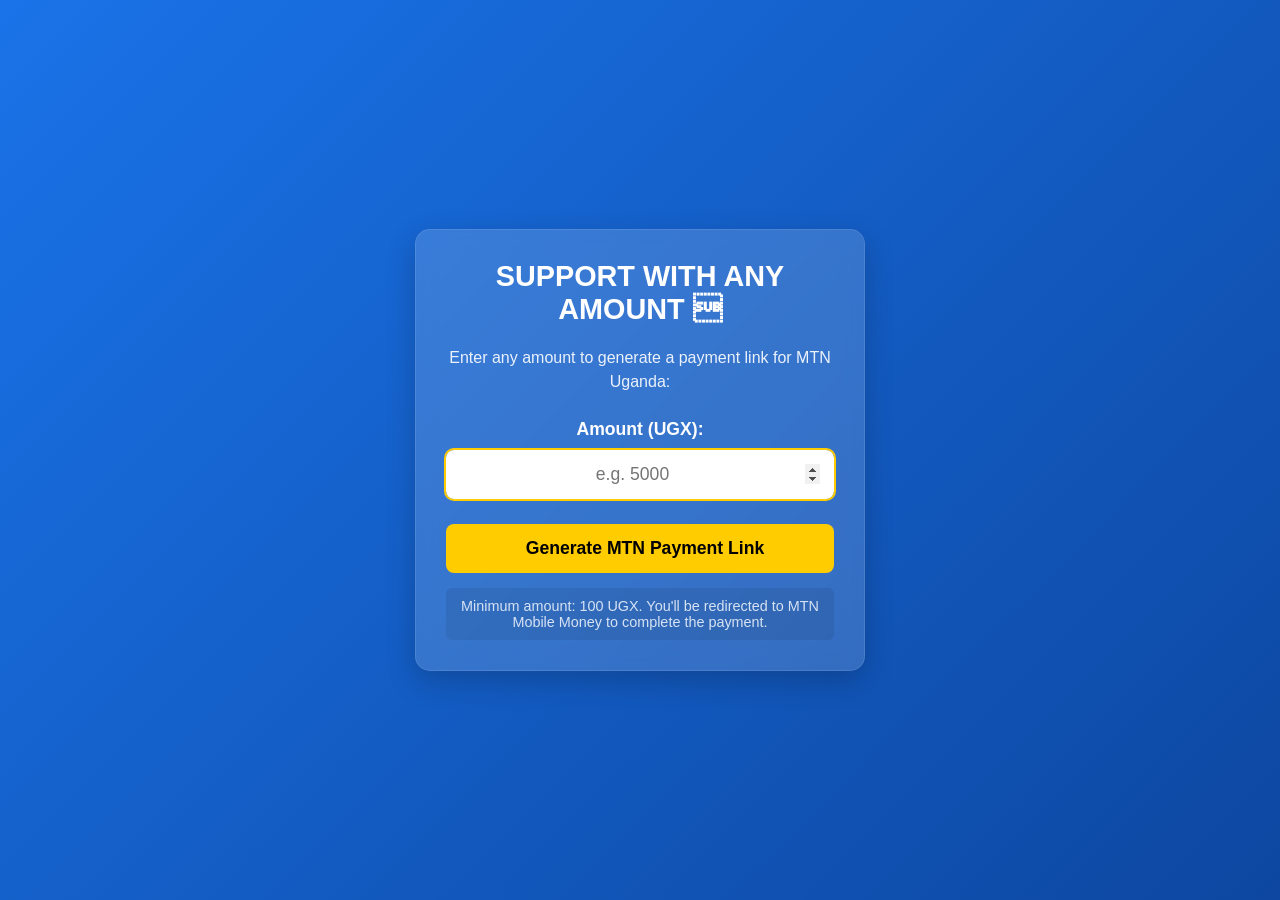
<file: fund-this-project/index.html>
<!DOCTYPE html>
<html lang="en">
<head>
    <meta charset="UTF-8">
    <meta name="viewport" content="width=device-width, initial-scale=1.0">
    <title>Support Me via MTN Mobile Money</title>
    <style>
        /* CSS */
        * {
            margin: 0;
            padding: 0;
            box-sizing: border-box;
            font-family: 'Arial', sans-serif;
        }
        body {
            background: linear-gradient(135deg, #1a73e8, #0d47a1);
            min-height: 100vh;
            display: flex;
            justify-content: center;
            align-items: center;
            padding: 20px;
            color: white;
        }
        .donation-box {
            background: rgba(255, 255, 255, 0.15);
            backdrop-filter: blur(10px);
            border-radius: 15px;
            padding: 30px;
            width: 100%;
            max-width: 450px;
            text-align: center;
            box-shadow: 0 10px 30px rgba(0, 0, 0, 0.2);
            border: 1px solid rgba(255, 255, 255, 0.1);
        }
        h1 {
            margin-bottom: 20px;
            font-size: 1.8rem;
        }
        p {
            margin-bottom: 25px;
            opacity: 0.9;
            line-height: 1.5;
        }
        .input-group {
            margin: 25px 0;
        }
        label {
            display: block;
            margin-bottom: 10px;
            font-weight: bold;
            font-size: 1.1rem;
        }
        input {
            width: 100%;
            padding: 14px;
            border: none;
            border-radius: 8px;
            font-size: 1.1rem;
            text-align: center;
            background: rgba(255, 255, 255, 0.9);
        }
        input:focus {
            outline: 2px solid #FFCC00;
            background: white;
        }
        .btn {
            background: #FFCC00;
            color: black;
            border: none;
            padding: 14px 30px;
            border-radius: 8px;
            font-size: 1.1rem;
            font-weight: bold;
            cursor: pointer;
            margin: 10px 0;
            transition: all 0.3s;
            width: 100%;
            display: flex;
            align-items: center;
            justify-content: center;
            gap: 10px;
        }
        .btn:hover {
            background: #ffd633;
            transform: translateY(-3px);
            box-shadow: 0 5px 15px rgba(255, 204, 0, 0.3);
        }
        .btn:active {
            transform: translateY(-1px);
        }
        .hidden {
            display: none;
        }
        #result {
            margin-top: 25px;
            padding: 20px;
            background: rgba(255, 255, 255, 0.1);
            border-radius: 10px;
            border: 1px solid rgba(255, 255, 255, 0.2);
        }
        #instruction {
            margin-bottom: 15px;
            font-size: 1rem;
        }
        .mtn-logo {
            font-weight: bold;
            color: #FFCC00;
            background: rgba(0, 0, 0, 0.2);
            padding: 3px 8px;
            border-radius: 4px;
        }
        .note {
            font-size: 0.9rem;
            opacity: 0.8;
            margin-top: 15px;
            padding: 10px;
            background: rgba(0, 0, 0, 0.1);
            border-radius: 6px;
        }
    </style>
</head>
<body>
    <div class="donation-box">
        <h1>SUPPORT WITH ANY AMOUNT </h1>
        <p>Enter any amount to generate a payment link for MTN Uganda:</p>
        
        <div class="input-group">
            <label for="amount">Amount (UGX):</label>
            <input type="number" id="amount" placeholder="e.g. 5000" min="100" step="100">
        </div>
        
        <button class="btn" onclick="generateMTNLink()">
            <span></span>
            Generate MTN Payment Link
        </button>
        
        <div class="note">
            Minimum amount: 100 UGX. You'll be redirected to MTN Mobile Money to complete the payment.
        </div>
        
        <div id="result" class="hidden">
            <p id="instruction"></p>
            <a id="payment-link" class="btn" target="_blank">
                <span></span>
                Open MTN Mobile Money
            </a>
            <div class="note" style="margin-top: 15px;">
                Click the button above to open MTN Mobile Money with the payment pre-filled. Confirm the payment on your phone.
            </div>
        </div>
    </div>

    <script>
        
        const mtnNumber = "966662";
        
        function generateMTNLink() {
            const amount = document.getElementById('amount').value;
            
            if (!amount || amount < 100) {
                alert("Please enter a valid amount (minimum 100 UGX)");
                return;
            }
            
            if (amount > 10000000) {
                alert("Amount is too high. Please enter a smaller amount.");
                return;
            }
            
            // Format amount with commas for display
            const formattedAmount = parseInt(amount).toLocaleString('en-UG');
            
            // Create USSD code for MTN Uganda
            const ussdCode = `*165*3*${mtnNumber}*${amount}%23`;
            
            showResult(
                `Payment of <span class="mtn-logo">${formattedAmount} UGX</span> to MTN number: <span class="mtn-logo">${mtnNumber}</span>`,
                `tel:${ussdCode}`
            );
        }
        
        function showResult(instruction, link) {
            document.getElementById('instruction').innerHTML = instruction;
            const paymentLink = document.getElementById('payment-link');
            paymentLink.href = link;
            document.getElementById('result').classList.remove('hidden');
            
            // Scroll to result
            document.getElementById('result').scrollIntoView({ 
                behavior: 'smooth', 
                block: 'nearest' 
            });
        }
        
        // Allow Enter key to trigger payment generation
        document.getElementById('amount').addEventListener('keypress', function(e) {
            if (e.key === 'Enter') {
                generateMTNLink();
            }
        });
        
        // Focus on amount input when page loads
        window.onload = function() {
            document.getElementById('amount').focus();
        };
    </script>
</body>
</html>
</file>
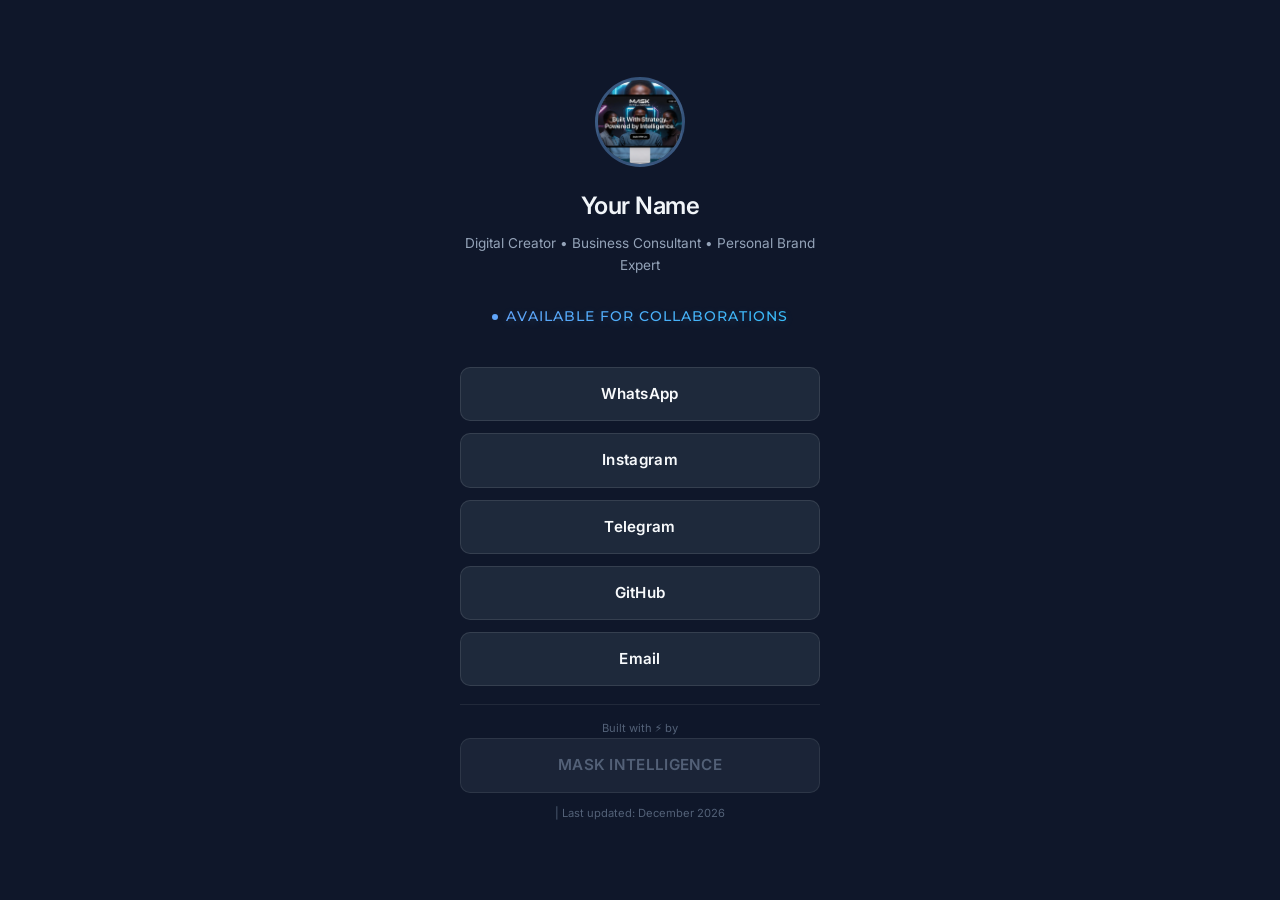
<file: templates/SEO OPTIMIZED/index.html>
<!DOCTYPE html>
<html lang="en-US">
<head>
  <meta charset="UTF-8">
  <meta name="viewport" content="width=device-width, initial-scale=1.0">
  
  <!-- ========== TRADITIONAL SEO ========== -->
  <title>Your Name | Digital Creator & Business Consultant | Contact Links</title>
  <meta name="description" content="Connect with Your Name - Digital creator, business consultant, and personal brand expert. Direct links to WhatsApp, Instagram, Telegram, GitHub, and professional email for collaborations, projects, and consultations.">
  <meta name="keywords" content="digital creator, business consultant, personal branding, contact links, social media links, professional profile, collaboration opportunities, remote work">
  <meta name="author" content="Your Name">
  <meta name="robots" content="index, follow, max-image-preview:large">
  <meta name="theme-color" content="#0f172a">
  
  <!-- ========== STRUCTURED DATA (AEO/GEO FOCUS) ========== -->
  <script type="application/ld+json">
  {
    "@context": "https://schema.org",
    "@graph": [
      {
        "@type": "Person",
        "@id": "https://yourwebsite.com/#person",
        "name": "Your Name",
        "description": "Digital creator, business consultant, and personal brand expert helping professionals build their online presence.",
        "url": "https://yourwebsite.com",
        "image": "assets/images/avatar.jpg", <!-- FIXED: Changed to relative path -->
        "sameAs": [
          "https://instagram.com/yourusername",
          "https://github.com/yourusername",
          "https://t.me/yourusername",
          "https://wa.me/256700000000"
        ],
        "jobTitle": "Digital Creator & Business Consultant",
        "worksFor": {
          "@type": "Organization",
          "name": "Your Brand"
        },
        "knowsAbout": ["Digital Marketing", "Personal Branding", "Business Development", "Content Creation"],
        "offers": {
          "@type": "Service",
          "name": "Professional Consultation",
          "description": "One-on-one business and branding consultations",
          "areaServed": "Worldwide"
        }
      },
      {
        "@type": "WebPage",
        "@id": "https://yourwebsite.com/#webpage",
        "url": "https://yourwebsite.com",
        "name": "Your Name - Contact Links & Professional Profile",
        "description": "All professional contact links and social media profiles in one place",
        "isPartOf": {
          "@id": "https://yourwebsite.com/#website"
        },
        "primaryImageOfPage": {
          "@id": "https://yourwebsite.com/#primaryimage"
        },
        "datePublished": "2024-01-01",
        "dateModified": "2024-01-22",
        "breadcrumb": {
          "@id": "https://yourwebsite.com/#breadcrumb"
        }
      },
      {
        "@type": "Website",
        "@id": "https://yourwebsite.com/#website",
        "url": "https://yourwebsite.com",
        "name": "Your Name - Digital Presence",
        "description": "Professional digital presence and contact hub",
        "publisher": {
          "@id": "https://yourwebsite.com/#person"
        }
      },
      {
        "@type": "BreadcrumbList",
        "@id": "https://yourwebsite.com/#breadcrumb",
        "itemListElement": [
          {
            "@type": "ListItem",
            "position": 1,
            "name": "Home",
            "item": "https://yourwebsite.com"
          }
        ]
      }
    ]
  }
  </script>
  
  <!-- ========== AEO/GEO OPTIMIZATION ========== -->
  <script type="application/ld+json">
  {
    "@context": "https://schema.org",
    "@type": "QAPage",
    "mainEntity": {
      "@type": "Question",
      "name": "How can I contact Your Name for business inquiries and collaborations?",
      "text": "Looking for contact information, social media links, and professional profiles for Your Name.",
      "answerCount": 1,
      "acceptedAnswer": {
        "@type": "Answer",
        "text": "You can contact Your Name through multiple channels: WhatsApp for quick messages, Instagram for updates and content, Telegram for community engagement, GitHub for technical projects, and professional email for formal inquiries. All links are verified and active.",
        "url": "https://yourwebsite.com"
      },
      "suggestedAnswer": [
        {
          "@type": "Answer",
          "text": "Primary contact method is WhatsApp at +256700000000 for immediate response. Business hours: Monday-Friday, 9AM-6PM EST.",
          "url": "https://yourwebsite.com"
        }
      ]
    }
  }
  </script>
  
  <script type="application/ld+json">
  {
    "@context": "https://schema.org",
    "@type": "FAQPage",
    "mainEntity": [
      {
        "@type": "Question",
        "name": "What services does Your Name offer?",
        "acceptedAnswer": {
          "@type": "Answer",
          "text": "Digital content creation, business consultation, personal branding strategy, and professional networking. Available for remote collaborations worldwide."
        }
      },
      {
        "@type": "Question",
        "name": "What are the business hours for contacting Your Name?",
        "acceptedAnswer": {
          "@type": "Answer",
          "text": "Professional inquiries are accepted Monday through Friday, 9:00 AM to 6:00 PM Eastern Standard Time. Response time is typically within 24 hours."
        }
      },
      {
        "@type": "Question",
        "name": "Is Your Name available for speaking engagements?",
        "acceptedAnswer": {
          "@type": "Answer",
          "text": "Yes, available for virtual speaking engagements, podcasts, and workshops. Please use the email contact for formal invitations."
        }
      }
    ]
  }
  </script>
  
  <!-- OPEN GRAPH & TWITTER -->
  <meta property="og:title" content="Your Name | Digital Creator & Business Consultant - Contact Links">
  <meta property="og:description" content="All professional contact links in one place. Connect via WhatsApp, Instagram, Telegram, GitHub, or Email for collaborations and consultations.">
  <meta property="og:image" content="assets/images/avatar.jpg"> <!-- FIXED: Changed to relative path -->
  <meta property="og:image:width" content="1200">
  <meta property="og:image:height" content="630">
  <meta property="og:image:alt" content="Professional headshot of Your Name">
  <meta property="og:url" content="https://yourwebsite.com">
  <meta property="og:type" content="profile">
  <meta property="og:site_name" content="Your Name Links">
  <meta property="profile:first_name" content="Your">
  <meta property="profile:last_name" content="Name">
  <meta property="profile:username" content="yourusername">
  
  <meta name="twitter:card" content="summary_large_image">
  <meta name="twitter:title" content="Your Name | Contact Links & Professional Profiles">
  <meta name="twitter:description" content="Connect with me on all platforms for business, collaborations, and networking opportunities.">
  <meta name="twitter:image" content="assets/images/avatar.jpg"> <!-- FIXED: Changed to relative path -->
  <meta name="twitter:image:alt" content="Professional headshot of Your Name">
  <meta name="twitter:creator" content="@yourusername">
  
  <!-- ========== TECHNICAL OPTIMIZATION ========== -->
  <link rel="canonical" href="https://yourwebsite.com">
  <link rel="manifest" href="assets/manifest.json"> <!-- FIXED: Changed to relative path -->
  <meta name="apple-mobile-web-app-capable" content="yes">
  <meta name="apple-mobile-web-app-status-bar-style" content="black-translucent">
  <meta name="apple-mobile-web-app-title" content="Your Name Links">
  
  <!-- FONTS -->
  <link href="https://fonts.googleapis.com/css2?family=Inter:wght@400;600&family=Pacifico&family=Montserrat:wght@300;400;500;600&family=Space+Grotesk:wght@300;400;500&display=swap" rel="stylesheet">
  <link rel="preconnect" href="https://fonts.googleapis.com">
  <link rel="preconnect" href="https://fonts.gstatic.com" crossorigin>
  
  <!-- FAVICONS -->
  <link rel="icon" type="image/x-icon" href="assets/favicon/favicon.ico"> <!-- FIXED: Changed to relative path -->
  <link rel="apple-touch-icon" sizes="180x180" href="assets/favicon/apple-touch-icon.png"> <!-- FIXED: Changed to relative path -->
  <link rel="icon" type="image/png" sizes="32x32" href="assets/favicon/favicon-32x32.png"> <!-- FIXED: Changed to relative path -->
  <link rel="icon" type="image/png" sizes="16x16" href="assets/favicon/favicon-16x16.png"> <!-- FIXED: Changed to relative path -->
  <link rel="shortcut icon" href="assets/favicon/favicon.ico"> <!-- FIXED: Changed to relative path -->
  <meta name="msapplication-config" content="assets/favicon/browserconfig.xml"> <!-- FIXED: Changed to relative path -->
  <meta name="msapplication-TileColor" content="#0f172a">
  <meta name="msapplication-TileImage" content="assets/favicon/mstile-144x144.png"> <!-- FIXED: Changed to relative path -->
  
  <!-- EXTERNAL FILES -->
  <link rel="stylesheet" href="style.css">
  
  <!-- GSAP LIBRARY -->
  <script src="https://cdnjs.cloudflare.com/ajax/libs/gsap/3.12.2/gsap.min.js"></script>
</head>
<body>

<!-- Hidden semantic content for AI understanding -->
<div class="semantic-content" aria-hidden="true">
  <h2>Frequently Asked Questions</h2>
  <h3>How to contact Your Name?</h3>
  <p>Contact Your Name through multiple verified channels including WhatsApp, Instagram, Telegram, GitHub, and professional email for business inquiries, collaborations, and consultations.</p>
  
  <h3>What services are offered?</h3>
  <p>Services include digital content creation, business strategy consultation, personal branding development, professional networking, and remote collaboration opportunities.</p>
  
  <h3>Response time for inquiries?</h3>
  <p>Business inquiries typically receive responses within 24 hours during Monday-Friday business hours (9AM-6PM EST).</p>
</div>

<div class="box">
  <!-- PROFILE WITH LOCAL IMAGE -->
  <img 
    src="assets/images/avatar.jpg" 
    alt=""
    width="90"
    height="90"
    loading="eager">

  <h1>Your Name</h1>
  <p class="description">Digital Creator • Business Consultant • Personal Brand Expert</p>
  
  <!-- DYNAMIC SUBTITLES CONTAINER -->
  <div class="subtitle-container">
    <div class="dynamic-subtitle" id="subtitle-1">
      <span class="subtitle-dot"></span> 
      <span class="gradient-text">Available for collaborations</span>
    </div>
    <div class="dynamic-subtitle" id="subtitle-2">
      <span class="subtitle-dot"></span> 
      <span class="gradient-text">Open to new projects</span>
    </div>
    <div class="dynamic-subtitle" id="subtitle-3">
      <span class="subtitle-dot"></span> 
      <span class="gradient-text">Currently working remotely</span>
    </div>
    <div class="dynamic-subtitle" id="subtitle-4">
      <span class="subtitle-dot"></span> 
      <span class="gradient-text">Follow for daily updates</span>
    </div>
    <div class="dynamic-subtitle" id="subtitle-5">
      <span class="subtitle-dot"></span> 
      <span class="gradient-text">Let's build something amazing</span>
    </div>
  </div>

  <!-- LINKS WITH SEMANTIC TITLES -->
  <a href="https://wa.me/256700000000" target="_blank" rel="noopener noreferrer" title="Message me on WhatsApp for quick inquiries">WhatsApp</a>
  <a href="https://instagram.com/yourusername" target="_blank" rel="noopener noreferrer" title="Follow my Instagram for latest updates">Instagram</a>
  <a href="https://t.me/yourusername" target="_blank" rel="noopener noreferrer" title="Join my Telegram community">Telegram</a>
  <a href="https://github.com/yourusername" target="_blank" rel="noopener noreferrer" title="View my GitHub portfolio">GitHub</a>
  <a href="mailto:you@example.com?subject=Business Inquiry&body=Hello, I'm interested in..." title="Send professional email for business inquiries">Email</a>

  <footer>
    Built with ⚡ by <a href="https://mask-intelligence.web.app" target="_blank" rel="noopener noreferrer" style="color: #64748b; text-decoration: none;">MASK INTELLIGENCE</a> | Last updated: 
    <script>
      document.write(new Date().toLocaleDateString('en-US', {month: 'long', year: 'numeric'}));
    </script>
  </footer>
</div>

<!-- EXTERNAL JAVASCRIPT -->
<script src="script.js" defer></script>

</body>
</html>
</file>
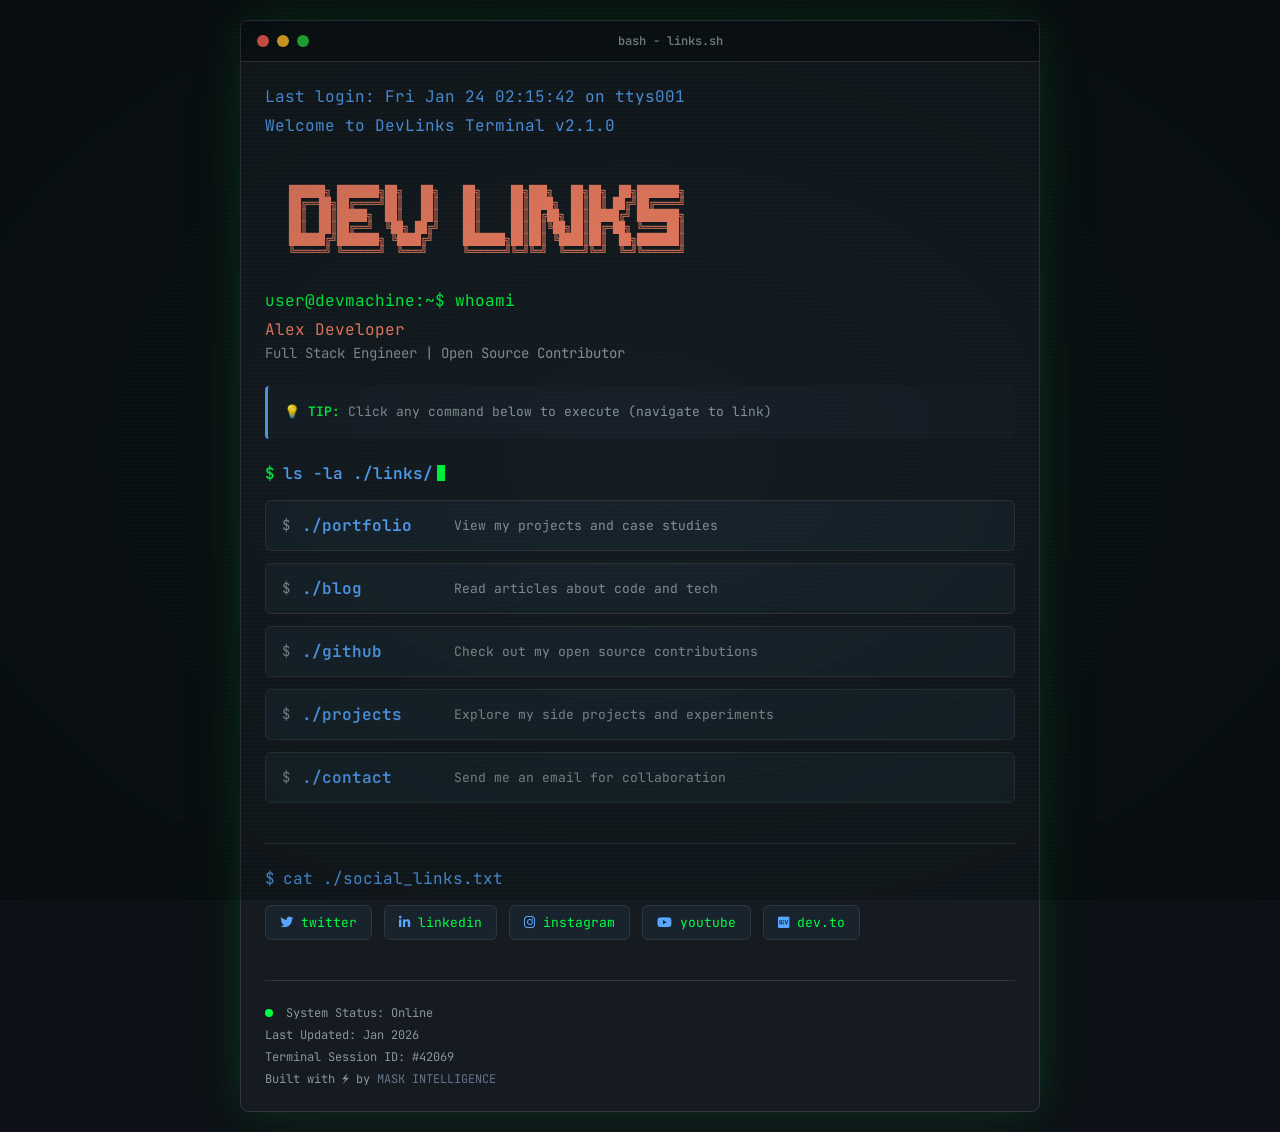
<file: templates/template-09-terminal/index.html>
<!DOCTYPE html>
<html lang="en">
<head>
    <meta charset="UTF-8">
    <meta name="viewport" content="width=device-width, initial-scale=1.0">
    <title>Terminal - Links</title>
    <link rel="stylesheet" href="https://cdnjs.cloudflare.com/ajax/libs/font-awesome/6.5.1/css/all.min.css">
    <style>
        @import url('https://fonts.googleapis.com/css2?family=JetBrains+Mono:wght@400;600;700&display=swap');

        * {
            margin: 0;
            padding: 0;
            box-sizing: border-box;
        }

        body {
            font-family: 'JetBrains Mono', 'Courier New', monospace;
            background: #0d1117;
            min-height: 100vh;
            padding: 20px;
            color: #00ff41;
            position: relative;
            overflow-x: hidden;
        }

        /* Scanline effect */
        body::before {
            content: '';
            position: fixed;
            inset: 0;
            background: linear-gradient(
                to bottom,
                rgba(0, 255, 65, 0.02) 50%,
                transparent 50%
            );
            background-size: 100% 4px;
            pointer-events: none;
            z-index: 999;
            animation: scanline 8s linear infinite;
        }

        @keyframes scanline {
            0% { transform: translateY(0); }
            100% { transform: translateY(100%); }
        }

        /* CRT screen effect */
        body::after {
            content: '';
            position: fixed;
            inset: 0;
            background: radial-gradient(ellipse at center, transparent 0%, rgba(0, 0, 0, 0.3) 100%);
            pointer-events: none;
            z-index: 998;
        }

        .container {
            max-width: 800px;
            margin: 0 auto;
            position: relative;
            z-index: 1;
        }

        /* Terminal Window */
        .terminal {
            background: #161b22;
            border-radius: 8px;
            overflow: hidden;
            box-shadow: 
                0 0 40px rgba(0, 255, 65, 0.1),
                0 0 80px rgba(0, 255, 65, 0.05);
            border: 1px solid #30363d;
            animation: terminalBoot 0.5s ease-out;
        }

        @keyframes terminalBoot {
            0% {
                opacity: 0;
                transform: scale(0.95);
            }
            100% {
                opacity: 1;
                transform: scale(1);
            }
        }

        /* Terminal Header */
        .terminal-header {
            background: #0d1117;
            padding: 12px 16px;
            display: flex;
            align-items: center;
            gap: 8px;
            border-bottom: 1px solid #30363d;
        }

        .terminal-button {
            width: 12px;
            height: 12px;
            border-radius: 50%;
            border: none;
        }

        .terminal-button.close { background: #ff5f56; }
        .terminal-button.minimize { background: #ffbd2e; }
        .terminal-button.maximize { background: #27c93f; }

        .terminal-title {
            flex: 1;
            text-align: center;
            color: #8b949e;
            font-size: 12px;
            font-weight: 600;
        }

        /* Terminal Body */
        .terminal-body {
            padding: 24px;
            min-height: 500px;
        }

        /* Welcome Message */
        .welcome {
            margin-bottom: 30px;
            animation: typeIn 1s steps(40);
            overflow: hidden;
        }

        @keyframes typeIn {
            from { width: 0; }
            to { width: 100%; }
        }

        .welcome-line {
            color: #58a6ff;
            margin-bottom: 8px;
            white-space: nowrap;
        }

        .user-info {
            color: #00ff41;
            margin: 20px 0;
        }

        .ascii-art {
            color: #f78166;
            font-size: 10px;
            line-height: 1.2;
            margin: 20px 0;
            white-space: pre;
            animation: fadeIn 1.5s ease-out;
        }

        @keyframes fadeIn {
            from { opacity: 0; }
            to { opacity: 1; }
        }

        /* Command Prompt */
        .prompt {
            display: flex;
            align-items: center;
            margin: 20px 0 16px 0;
            color: #58a6ff;
            font-weight: 600;
        }

        .prompt-symbol {
            color: #00ff41;
            margin-right: 8px;
        }

        .cursor {
            display: inline-block;
            width: 8px;
            height: 16px;
            background: #00ff41;
            margin-left: 4px;
            animation: blink 1s step-end infinite;
        }

        @keyframes blink {
            0%, 50% { opacity: 1; }
            51%, 100% { opacity: 0; }
        }

        /* Links as Commands */
        .commands {
            display: flex;
            flex-direction: column;
            gap: 12px;
        }

        .command-link {
            display: flex;
            align-items: center;
            gap: 12px;
            padding: 14px 16px;
            background: rgba(88, 166, 255, 0.05);
            border: 1px solid #30363d;
            border-radius: 6px;
            text-decoration: none;
            color: #00ff41;
            transition: all 0.3s ease;
            position: relative;
            overflow: hidden;
            animation: slideIn 0.5s ease-out backwards;
        }

        .command-link:nth-child(1) { animation-delay: 0.1s; }
        .command-link:nth-child(2) { animation-delay: 0.2s; }
        .command-link:nth-child(3) { animation-delay: 0.3s; }
        .command-link:nth-child(4) { animation-delay: 0.4s; }
        .command-link:nth-child(5) { animation-delay: 0.5s; }

        @keyframes slideIn {
            from {
                opacity: 0;
                transform: translateX(-20px);
            }
            to {
                opacity: 1;
                transform: translateX(0);
            }
        }

        .command-link::before {
            content: '';
            position: absolute;
            left: 0;
            top: 0;
            height: 100%;
            width: 3px;
            background: #00ff41;
            transform: scaleY(0);
            transition: transform 0.3s ease;
        }

        .command-link:hover {
            background: rgba(88, 166, 255, 0.1);
            border-color: #58a6ff;
            transform: translateX(8px);
            box-shadow: 0 0 20px rgba(0, 255, 65, 0.2);
        }

        .command-link:hover::before {
            transform: scaleY(1);
        }

        .command-symbol {
            color: #8b949e;
            font-size: 14px;
        }

        .command-name {
            color: #58a6ff;
            font-weight: 600;
            min-width: 140px;
        }

        .command-description {
            color: #8b949e;
            font-size: 13px;
            flex: 1;
        }

        .command-arrow {
            color: #00ff41;
            font-size: 16px;
            opacity: 0;
            transform: translateX(-10px);
            transition: all 0.3s ease;
        }

        .command-link:hover .command-arrow {
            opacity: 1;
            transform: translateX(0);
        }

        /* Social Links */
        .social-section {
            margin-top: 40px;
            padding-top: 24px;
            border-top: 1px solid #30363d;
        }

        .social-header {
            color: #58a6ff;
            margin-bottom: 16px;
            display: flex;
            align-items: center;
            gap: 8px;
        }

        .social-links {
            display: flex;
            gap: 12px;
            flex-wrap: wrap;
        }

        .social-link {
            display: inline-flex;
            align-items: center;
            gap: 8px;
            padding: 8px 14px;
            background: rgba(88, 166, 255, 0.05);
            border: 1px solid #30363d;
            border-radius: 6px;
            text-decoration: none;
            color: #00ff41;
            font-size: 13px;
            transition: all 0.3s ease;
        }

        .social-link:hover {
            background: rgba(88, 166, 255, 0.1);
            border-color: #58a6ff;
            transform: translateY(-2px);
        }

        .social-icon {
            color: #58a6ff;
        }

        /* Footer Info */
        .terminal-footer {
            margin-top: 40px;
            padding-top: 24px;
            border-top: 1px solid #30363d;
            color: #8b949e;
            font-size: 12px;
        }

        .footer-line {
            margin-bottom: 6px;
        }

        .status-indicator {
            display: inline-block;
            width: 8px;
            height: 8px;
            border-radius: 50%;
            background: #00ff41;
            margin-right: 6px;
            animation: pulse 2s ease-in-out infinite;
        }

        @keyframes pulse {
            0%, 100% { opacity: 1; }
            50% { opacity: 0.5; }
        }

        /* Help Text */
        .help-text {
            margin: 24px 0;
            padding: 16px;
            background: rgba(88, 166, 255, 0.03);
            border-left: 3px solid #58a6ff;
            border-radius: 4px;
            color: #8b949e;
            font-size: 13px;
            line-height: 1.6;
        }

        .help-command {
            color: #00ff41;
            font-weight: 600;
        }

        /* Responsive */
        @media (max-width: 768px) {
            .terminal-body {
                padding: 16px;
            }

            .ascii-art {
                font-size: 8px;
            }

            .command-link {
                flex-direction: column;
                align-items: flex-start;
                gap: 8px;
            }

            .command-name {
                min-width: auto;
            }

            .command-description {
                font-size: 12px;
            }

            .social-links {
                gap: 8px;
            }
        }

        @media (max-width: 480px) {
            .command-description {
                display: none;
            }

            .command-name {
                font-size: 14px;
            }
        }
    </style>
</head>
<body>
    <div class="container">
        <div class="terminal">
            <!-- Terminal Header -->
            <div class="terminal-header">
                <button class="terminal-button close"></button>
                <button class="terminal-button minimize"></button>
                <button class="terminal-button maximize"></button>
                <span class="terminal-title">bash - links.sh</span>
            </div>

            <!-- Terminal Body -->
            <div class="terminal-body">
                <!-- Welcome Message -->
                <div class="welcome">
                    <div class="welcome-line">Last login: Fri Jan 24 02:15:42 on ttys001</div>
                    <div class="welcome-line">Welcome to DevLinks Terminal v2.1.0</div>
                </div>

                <!-- ASCII Art Profile -->
                <div class="ascii-art">
    ██████╗ ███████╗██╗   ██╗    ██╗     ██╗███╗   ██╗██╗  ██╗███████╗
    ██╔══██╗██╔════╝██║   ██║    ██║     ██║████╗  ██║██║ ██╔╝██╔════╝
    ██║  ██║█████╗  ██║   ██║    ██║     ██║██╔██╗ ██║█████╔╝ ███████╗
    ██║  ██║██╔══╝  ╚██╗ ██╔╝    ██║     ██║██║╚██╗██║██╔═██╗ ╚════██║
    ██████╔╝███████╗ ╚████╔╝     ███████╗██║██║ ╚████║██║  ██╗███████║
    ╚═════╝ ╚══════╝  ╚═══╝      ╚══════╝╚═╝╚═╝  ╚═══╝╚═╝  ╚═╝╚══════╝
                </div>

                <!-- User Info -->
                <div class="user-info">
                    <div>user@devmachine:~$ whoami</div>
                    <div style="color: #f78166; margin: 8px 0 4px 0;">Alex Developer</div>
                    <div style="color: #8b949e; font-size: 14px;">Full Stack Engineer | Open Source Contributor</div>
                </div>

                <!-- Help Text -->
                <div class="help-text">
                    💡 <span class="help-command">TIP:</span> Click any command below to execute (navigate to link)
                </div>

                <!-- Command Prompt -->
                <div class="prompt">
                    <span class="prompt-symbol">$</span>
                    <span>ls -la ./links/</span>
                    <span class="cursor"></span>
                </div>

                <!-- Commands (Links) -->
                <div class="commands">
                    <a href="https://yourportfolio.com" class="command-link" target="_blank">
                        <span class="command-symbol">$</span>
                        <span class="command-name">./portfolio</span>
                        <span class="command-description">View my projects and case studies</span>
                        <i class="fas fa-arrow-right command-arrow"></i>
                    </a>

                    <a href="https://yourblog.com" class="command-link" target="_blank">
                        <span class="command-symbol">$</span>
                        <span class="command-name">./blog</span>
                        <span class="command-description">Read articles about code and tech</span>
                        <i class="fas fa-arrow-right command-arrow"></i>
                    </a>

                    <a href="https://github.com/yourusername" class="command-link" target="_blank">
                        <span class="command-symbol">$</span>
                        <span class="command-name">./github</span>
                        <span class="command-description">Check out my open source contributions</span>
                        <i class="fas fa-arrow-right command-arrow"></i>
                    </a>

                    <a href="https://yourprojects.com" class="command-link" target="_blank">
                        <span class="command-symbol">$</span>
                        <span class="command-name">./projects</span>
                        <span class="command-description">Explore my side projects and experiments</span>
                        <i class="fas fa-arrow-right command-arrow"></i>
                    </a>

                    <a href="mailto:hello@youremail.com" class="command-link">
                        <span class="command-symbol">$</span>
                        <span class="command-name">./contact</span>
                        <span class="command-description">Send me an email for collaboration</span>
                        <i class="fas fa-arrow-right command-arrow"></i>
                    </a>
                </div>

                <!-- Social Links -->
                <div class="social-section">
                    <div class="social-header">
                        <span>$</span>
                        <span>cat ./social_links.txt</span>
                    </div>
                    <div class="social-links">
                        <a href="https://twitter.com/yourusername" class="social-link" target="_blank">
                            <i class="fab fa-twitter social-icon"></i>
                            <span>twitter</span>
                        </a>
                        <a href="https://linkedin.com/in/yourusername" class="social-link" target="_blank">
                            <i class="fab fa-linkedin-in social-icon"></i>
                            <span>linkedin</span>
                        </a>
                        <a href="https://instagram.com/yourusername" class="social-link" target="_blank">
                            <i class="fab fa-instagram social-icon"></i>
                            <span>instagram</span>
                        </a>
                        <a href="https://youtube.com/@yourchannel" class="social-link" target="_blank">
                            <i class="fab fa-youtube social-icon"></i>
                            <span>youtube</span>
                        </a>
                        <a href="https://dev.to/yourusername" class="social-link" target="_blank">
                            <i class="fab fa-dev social-icon"></i>
                            <span>dev.to</span>
                        </a>
                    </div>
                </div>

                <!-- Terminal Footer -->
                <div class="terminal-footer">
                    <div class="footer-line">
                        <span class="status-indicator"></span>
                        <span>System Status: Online</span>
                    </div>
                    <div class="footer-line">Last Updated: Jan 2026</div>
                    <div class="footer-line">Terminal Session ID: #42069</div>
                    Built with ⚡ by <a href="https://mask-intelligence.web.app" target="_blank" rel="noopener noreferrer" style="color: #64748b; text-decoration: none;">MASK INTELLIGENCE</a> 
                </div>
            </div>
        </div>
    </div>

    <script>
        // Typing effect for commands
        const commands = document.querySelectorAll('.command-link');
        let typingSound = false;

        commands.forEach(cmd => {
            cmd.addEventListener('mouseenter', function() {
                if (!typingSound) {
                    // Could add typing sound here
                    typingSound = true;
                    setTimeout(() => typingSound = false, 300);
                }
            });
        });

        // Click tracking
        commands.forEach(cmd => {
            cmd.addEventListener('click', function() {
                const commandName = this.querySelector('.command-name').textContent;
                console.log('Command executed:', commandName);
                
                // Visual feedback
                this.style.background = 'rgba(0, 255, 65, 0.2)';
                setTimeout(() => {
                    this.style.background = '';
                }, 200);
            });
        });

        // Easter egg: Konami code
        let konamiCode = [];
        const konamiSequence = ['ArrowUp', 'ArrowUp', 'ArrowDown', 'ArrowDown', 'ArrowLeft', 'ArrowRight', 'ArrowLeft', 'ArrowRight', 'b', 'a'];

        document.addEventListener('keydown', (e) => {
            konamiCode.push(e.key);
            konamiCode = konamiCode.slice(-10);

            if (konamiCode.join(',') === konamiSequence.join(',')) {
                document.body.style.animation = 'none';
                document.body.style.background = '#00ff41';
                setTimeout(() => {
                    document.body.style.background = '#0d1117';
                    alert('🎮 Achievement Unlocked: Konami Code Master!');
                }, 100);
            }
        });

        // Simulate random terminal activity
        setInterval(() => {
            const cursor = document.querySelector('.cursor');
            if (cursor) {
                cursor.style.opacity = cursor.style.opacity === '0' ? '1' : '0';
            }
        }, 530);
    </script>
</body>
</html>
</file>
<file: templates/SEO OPTIMIZED/style.css>
/* Base styles */
* {
  margin: 0;
  padding: 0;
  box-sizing: border-box;
}

:root {
  /* Color Variables */
  --color-bg: #0f172a;
  --color-text: #f8fafc;
  --color-text-secondary: #94a3b8;
  --color-card-bg: #1e293b;
  --color-card-hover: #334155;
  --color-accent: #60a5fa;
  --color-gradient-start: #60a5fa;
  --color-gradient-middle: #38bdf8;
  --color-gradient-end: #22d3ee;
  --color-border: rgba(255, 255, 255, 0.1);
  --color-shadow: rgba(0, 0, 0, 0.3);
  
  /* Spacing Variables */
  --spacing-xs: 4px;
  --spacing-sm: 8px;
  --spacing-md: 12px;
  --spacing-lg: 15px;
  --spacing-xl: 18px;
  --spacing-xxl: 25px;
  
  /* Border Radius */
  --radius-sm: 8px;
  --radius-md: 10px;
  --radius-lg: 50%;
  
  /* Font Sizes */
  --font-xs: 0.7rem;
  --font-sm: 0.8rem;
  --font-md: 0.85rem;
  --font-lg: 0.95rem;
  --font-xl: 1rem;
  --font-2xl: 1.3rem;
  --font-3xl: 1.5rem;
}

body {
  margin: 0;
  min-height: 100vh;
  font-family: 'Inter', system-ui, -apple-system, sans-serif;
  background: var(--color-bg);
  color: var(--color-text);
  display: flex;
  align-items: center;
  justify-content: center;
  padding: 20px;
  line-height: 1.6;
}

.box {
  width: 100%;
  max-width: 360px;
  text-align: center;
  animation: float 2.5s ease-in-out infinite;
}

@keyframes float {
  0%, 100% {
    transform: translateY(0);
  }
  50% {
    transform: translateY(-5px);
  }
}

/* Profile Image */
img {
  width: 90px;
  height: 90px;
  border-radius: var(--radius-lg);
  object-fit: cover;
  margin-bottom: var(--spacing-md);
  border: 3px solid rgba(96, 165, 250, 0.3);
  transition: border-color 0.3s ease;
}

img:hover {
  border-color: var(--color-accent);
}

/* Typography */
h1 {
  font-size: var(--font-3xl);
  margin: 0;
  font-weight: 600;
  letter-spacing: -0.02em;
  color: #f1f5f9;
}

p.description {
  font-size: var(--font-md);
  color: var(--color-text-secondary);
  margin: var(--spacing-sm) 0 var(--spacing-lg);
  min-height: 20px;
  font-weight: 400;
}

/* Dynamic Subtitles */
.subtitle-container {
  height: 50px;
  margin: var(--spacing-sm) 0 var(--spacing-xxl);
  position: relative;
  overflow: hidden;
  display: flex;
  align-items: center;
  justify-content: center;
}

.dynamic-subtitle {
  position: absolute;
  width: 100%;
  text-align: center;
  font-size: 0.85rem;                    
  color: var(--color-accent);
  font-weight: 500;              
  opacity: 0;
  transform: translateY(15px);
  display: flex;
  align-items: center;
  justify-content: center;
  gap: var(--spacing-sm);
  padding: 0 10px;
  font-family: 'Montserrat', sans-serif; 
  text-transform: uppercase;             
  letter-spacing: 1px;                
  text-shadow: 0 2px 8px rgba(96, 165, 250, 0.2);

}

.subtitle-dot {
  display: inline-block;
  width: 6px;
  height: 6px;
  background-color: var(--color-accent);
  border-radius: var(--radius-lg);
  animation: pulse 2s infinite;
}

.gradient-text {
  background: linear-gradient(90deg, 
    var(--color-gradient-start), 
    var(--color-gradient-middle), 
    var(--color-gradient-end));
  -webkit-background-clip: text;
  background-clip: text;
  color: transparent;
  background-size: 200% auto;
  animation: shimmer 3s ease-in-out infinite;
}

@keyframes pulse {
  0%, 100% {
    opacity: 1;
    transform: scale(1);
  }
  50% {
    opacity: 0.5;
    transform: scale(0.8);
  }
}

@keyframes shimmer {
  0%, 100% {
    background-position: 0% 50%;
  }
  50% {
    background-position: 100% 50%;
  }
}

/* Links */
a {
  display: block;
  margin-bottom: var(--spacing-md);
  padding: 14px;
  border-radius: var(--radius-md);
  background: var(--color-card-bg);
  color: var(--color-text);
  text-decoration: none;
  font-weight: 600;
  transition: all 0.3s ease;
  font-size: var(--font-lg);
  letter-spacing: 0.3px;
  border: 1px solid var(--color-border);
  position: relative;
  overflow: hidden;
}

a::before {
  content: '';
  position: absolute;
  top: 0;
  left: -100%;
  width: 100%;
  height: 100%;
  background: linear-gradient(90deg, transparent, rgba(255, 255, 255, 0.1), transparent);
  transition: left 0.5s ease;
}

a:hover::before {
  left: 100%;
}

a:hover {
  background: var(--color-card-hover);
  transform: translateY(-2px);
  box-shadow: 0 6px 20px var(--color-shadow);
  border-color: rgba(96, 165, 250, 0.3);
}

/* Footer */
footer {
  margin-top: var(--spacing-xl);
  font-size: var(--font-xs);
  color: #64748b;
  opacity: 0.8;
  padding-top: var(--spacing-lg);
  border-top: 1px solid var(--color-border);
}

/* Hidden semantic content for AI/voice search */
.semantic-content {
  position: absolute;
  width: 1px;
  height: 1px;
  padding: 0;
  margin: -1px;
  overflow: hidden;
  clip: rect(0, 0, 0, 0);
  white-space: nowrap;
  border: 0;
}

/* Responsive Design */
@media (max-width: 480px) {
  .box {
    max-width: 320px;
  }
  
  h1 {
    font-size: var(--font-2xl);
  }
  
  p.description {
    font-size: var(--font-sm);
  }
  
  .dynamic-subtitle {
    font-size: var(--font-lg);
  }
  
  a {
    padding: var(--spacing-md);
    font-size: var(--font-md);
  }
}

@media (max-width: 320px) {
  .box {
    max-width: 280px;
  }
  
  h1 {
    font-size: 1.2rem;
  }
  
  .dynamic-subtitle {
    font-size: 0.85rem;
  }
}

/* Loading animation for initial load */
.loading {
  opacity: 0;
  animation: fadeIn 0.5s ease forwards;
}

@keyframes fadeIn {
  from {
    opacity: 0;
    transform: translateY(10px);
  }
  to {
    opacity: 1;
    transform: translateY(0);
  }
}

/* Accessibility: Focus styles */
a:focus {
  outline: 2px solid var(--color-accent);
  outline-offset: 2px;
}

/* Reduced motion preference */
@media (prefers-reduced-motion: reduce) {
  .box,
  .dynamic-subtitle,
  .gradient-text,
  .subtitle-dot,
  a,
  a::before {
    animation: none !important;
    transition: none !important;
  }
  
  .box {
    transform: none !important;
  }
}

/* Image fallback styling */
img[src*="assets/images/avatar"] {
  background: linear-gradient(45deg, #1e293b, #334155);
}

/* Print styles */
@media print {
  body {
    background: white;
    color: black;
  }
  
  .box {
    animation: none;
  }
  
  a {
    border: 1px solid #ccc;
    color: #333;
  }
  
  .dynamic-subtitle,
  .gradient-text {
    color: #0066cc;
    background: none;
    -webkit-background-clip: unset;
    background-clip: unset;
  }

}
</file>
